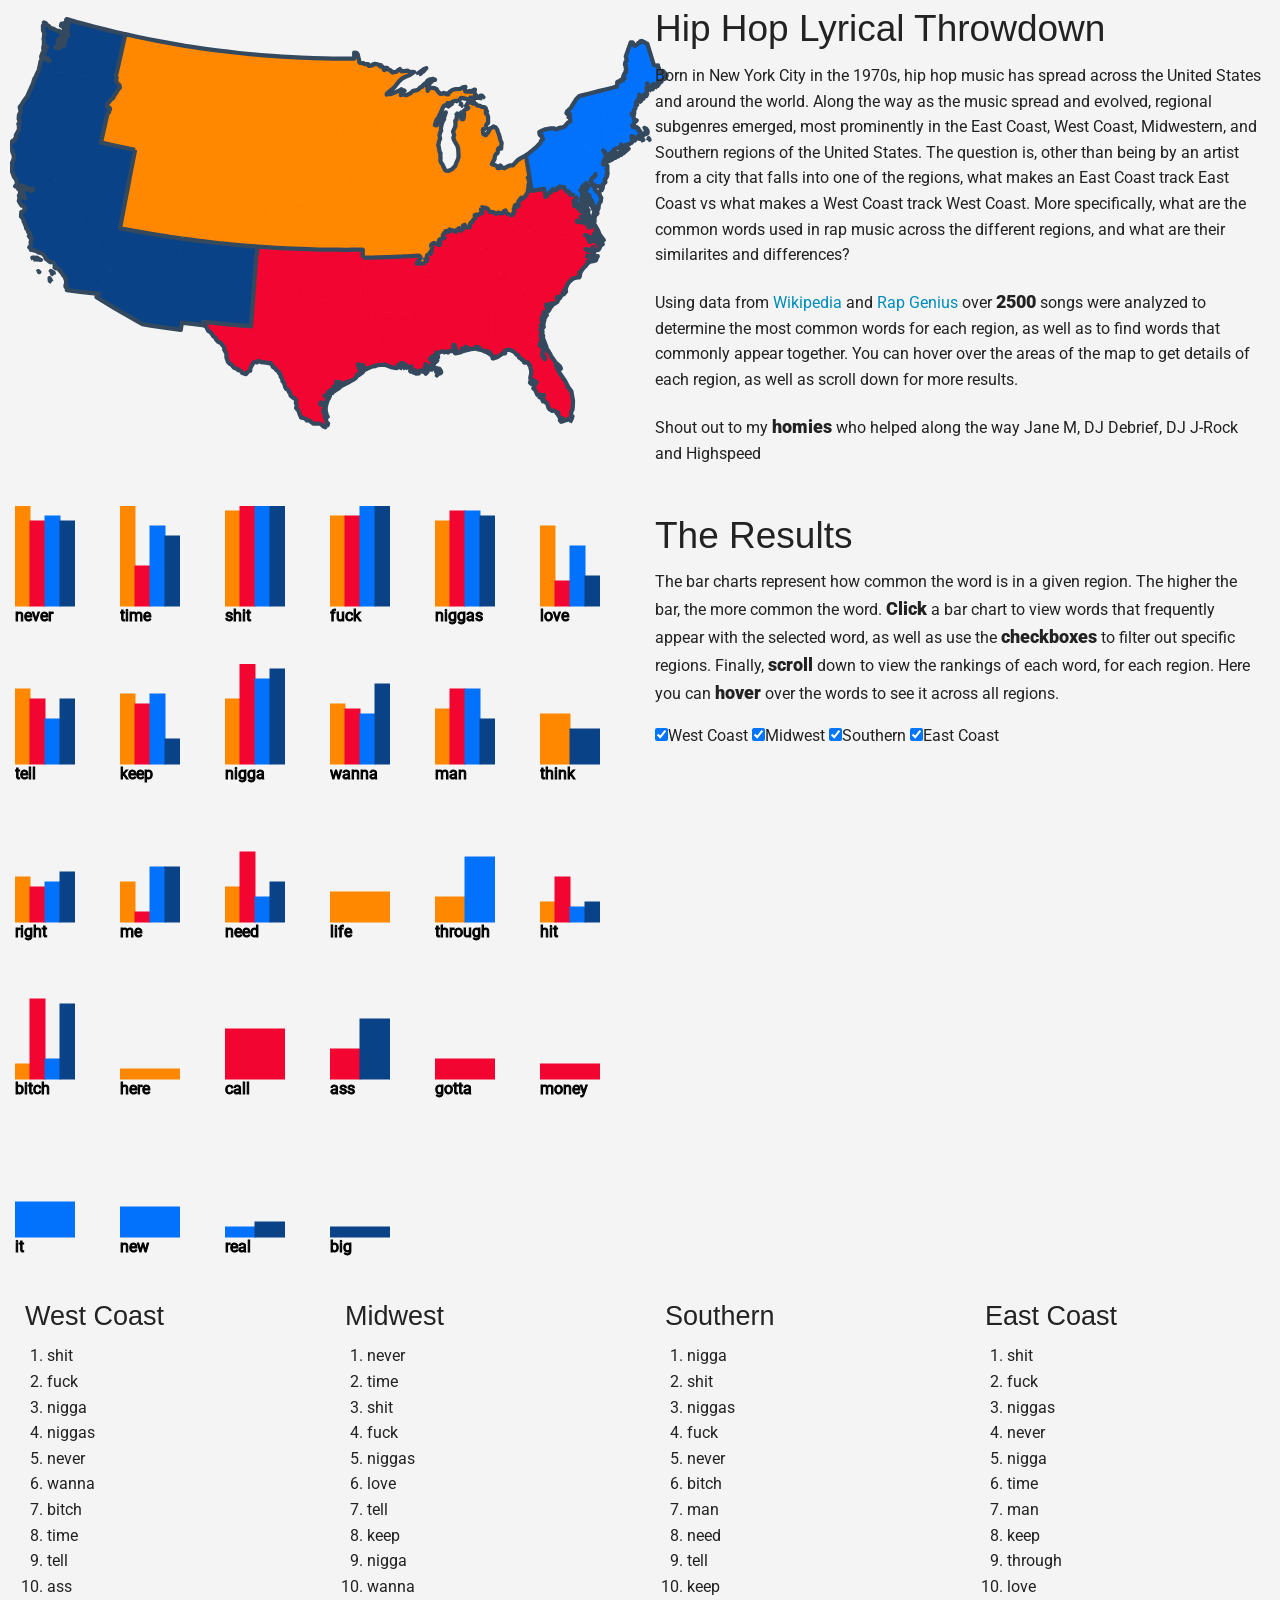
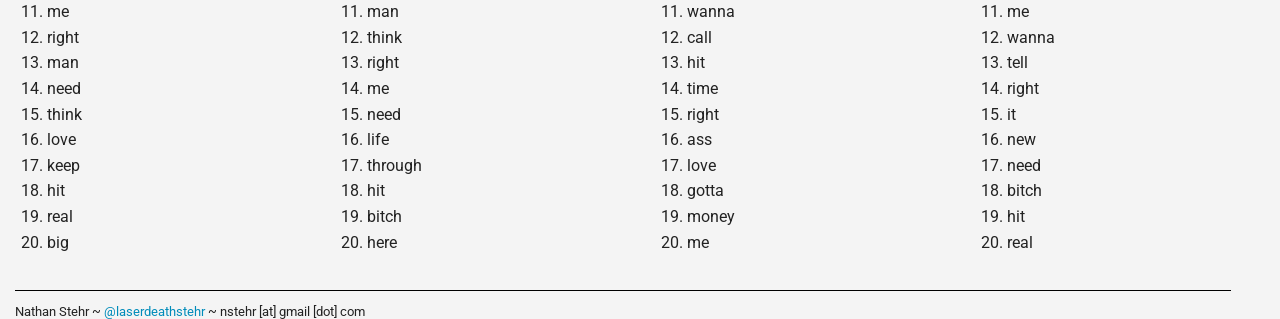
<file: index.html>
<!doctype html>

<html>
<head class="no-js" lang="en">
<meta charset="utf-8">
<meta name="viewport" content="width=device-width, initial-scale=1.0">

<link href='http://fonts.googleapis.com/css?family=Roboto' rel='stylesheet' type='text/css'>

<link rel="stylesheet" href="normalize.css">
<link rel="stylesheet" href="foundation.css">
<link href='style.css' rel='stylesheet' type='text/css'>

<script src="lib/vendor/modernizr.js"></script>

<title>Hip Hop</title>

</head>
<body>
    <div id="container">
	    <div id="mapAndBlurb" class="row full-width">
	        <div id="map" class="large-5 columns"></div>
	        <div id="blurb" class="large-6 columns">
	            <h2>Hip Hop Lyrical Throwdown</h2>
	            <p>
	            Born in New York City in the 1970s, hip hop music has spread across the United States and around the world.
                Along the way as the music spread and evolved, regional subgenres emerged, most prominently in the East Coast, West Coast, Midwestern,
                and Southern regions of the United States.  The question is, other than being by an artist from a city that falls into one of the regions, what makes an East Coast track East Coast vs what makes a West Coast track West Coast.  More specifically, what are the common words used in rap music across the different regions, and what are their similarites and differences?
                </p>
                <p>
	            Using data from <a href="http://wikipedia.org">Wikipedia</a> and <a href="http://rapgenius.com">Rap Genius</a> over 
	            <span class="emphasis">2500</span> songs were analyzed to determine the most common words for each region, as well as to find words that commonly appear together.  You can hover over the areas of the map to get details of each region, as well as scroll down for more results. 
	            </p>
	            <p>
	            Shout out to my <span class="emphasis">homies</span> who helped along the way Jane M, DJ Debrief, DJ J-Rock and Highspeed
	            </p>
	        </div>
	    </div>
	    <div id="barsSection" class="row full-width">
	    <div class="small-7 medium-6 large-6 columns">
	       <ul id="wordBars" class="small-block-grid-2 medium-block-grid-4 large-block-grid-6"></ul>
	     </div>
	       <div id="barsBlurb" class="small-5 medium-6 large-6 columns">
	       <h2>The Results</h2>
	       	<p>
	       	The bar charts represent how common the word is in a given region.  The higher the bar, the more common the word.  
	       	<span class="emphasis">Click</span> a bar chart to view words that frequently appear with the selected word, as well as use the 
	       	<span class="emphasis">checkboxes</span> to filter out specific regions.  Finally, <span class="emphasis">scroll</span> down to view the rankings of each word, for each region.  Here you can <span class="emphasis">hover</span> over the words to see it across all regions.
	       	</p>
           <div id="frequentAppears">
              <p id="westCoastFreq"></p>
              <p id="midwestFreq"></p>
              <p id="southernFreq"></p>
              <p id="eastCoastFreq"></p>
           </div>
           <div id="regionChecks">
	       	   <input name="westCoastCheck" id="westCoastCheck" type="checkbox" checked="yes">West Coast
               <input name="midewestCheck" id="midwestCheck" type="checkbox" checked="yes">Midwest
               <input name="southernCheck" id="southernCheck" type="checkbox" checked="yes">Southern
               <input name="eastCoastCheck" id="eastCoastCheck" type="checkbox" checked="yes">East Coast
           </div>
	       </div>
	    </div>
	    <div id="top20Lists" class="row full-width">
	        <div class="small-6 medium-3 large-3 columns wordList">
	            <h3>West Coast</h3>
	            <ol id="westCoastTop20"></ol>
	         </div>
	        <div class="small-6 medium-3 large-3 columns wordList">
	            <h3>Midwest</h3>
	            <ol id="midwestTop20"></ol>
	        </div>
	        <div class="small-6 medium-3 large-3 columns wordList">
	            <h3>Southern</h3>
	            <ol id="southernTop20"></ol>
	        </div>
	        <div class="small-6 medium-3 large-3 columns wordList">
	            <h3>East Coast</h3>
	            <ol id="eastCoastTop20"></ol>
	        </div>
	    </div>

	    <div id="tooltip" style="display: none;">
	    <p id="region"></p>
	     <p id="numSongs"></p>
         <p id="numArtists"></p>
         <p id="artistSample"></p>
   </div>

<div id="divider"></div>
<div class="credit">
Nathan Stehr ~ <a href="http://twitter.com/laserdeathstehr">@laserdeathstehr</a> ~ nstehr [at] gmail [dot] com
</div>
	</div>
	 
<script type="text/javascript" src="js/require_config.DEBUG.js"></script>
<script type="text/javascript" src="lib/require.js" data-main="visualize.js"></script>
<!--TODO: use require for this and move to require_config -->
<script src="lib/jquery/jquery-1.9.1.js"></script>
 <script src="lib/foundation.min.js"></script>
  <script>
    $(document).foundation();
  </script>
</body>
</html>
</file>
<file: style.css>
body
{
background-color:#F4F4F4;
}

.states {
  fill: none;
  /*stroke: #ecf0f1;*/
  stroke:#34495e;
  stroke-linejoin: round;
  stroke-width:5;
}

.east-coast{
	fill:#0272FC;
	stroke: #0272FC;
	color: #0272FC;
}
.west-coast{
	fill: #0A4288;
	stroke: #0A4288;
	color: #0A4288;
}
.southern{
	fill: #F20530;
	stroke: #F20530;
	color: #F20530;
}
.midwest{
	fill: #FF8800;
	stroke: #FF8800;
	color: #FF8800;
}
.hidden{
	fill: transparent;
}

#container{
	font-family: 'Roboto', sans-serif;
}

.row.full-width { width: 100%; max-width: 100%; }

#map{
  padding:5px;
    margin:5px;
}

#barsSection{
  padding-top: 20px;
}

.bars{
	height:130px;

}

#top20Lists{
 margin-left: 10px;
}
.wordList li{
	width:50px;
}
.wordHover{
   font-weight:900;
   font-size:140%;
}
.wordFade{
	opacity:0.2;
}

.emphasis{
   font-weight:900;
   font-size:110%;
}

#divider{
	margin: 15px;
	background:black; 
	border:0; 
	height:1px;
	width:95%;
}

.credit{
	font-size:80%;
	margin: 15px;
}

#tooltip{
	position: absolute;
    border: 1px solid black;
    border-radius:5px;
    background: #fff;
	opacity: .9;
	padding: 5px 10px;
	z-index: 10;
}
</file>
